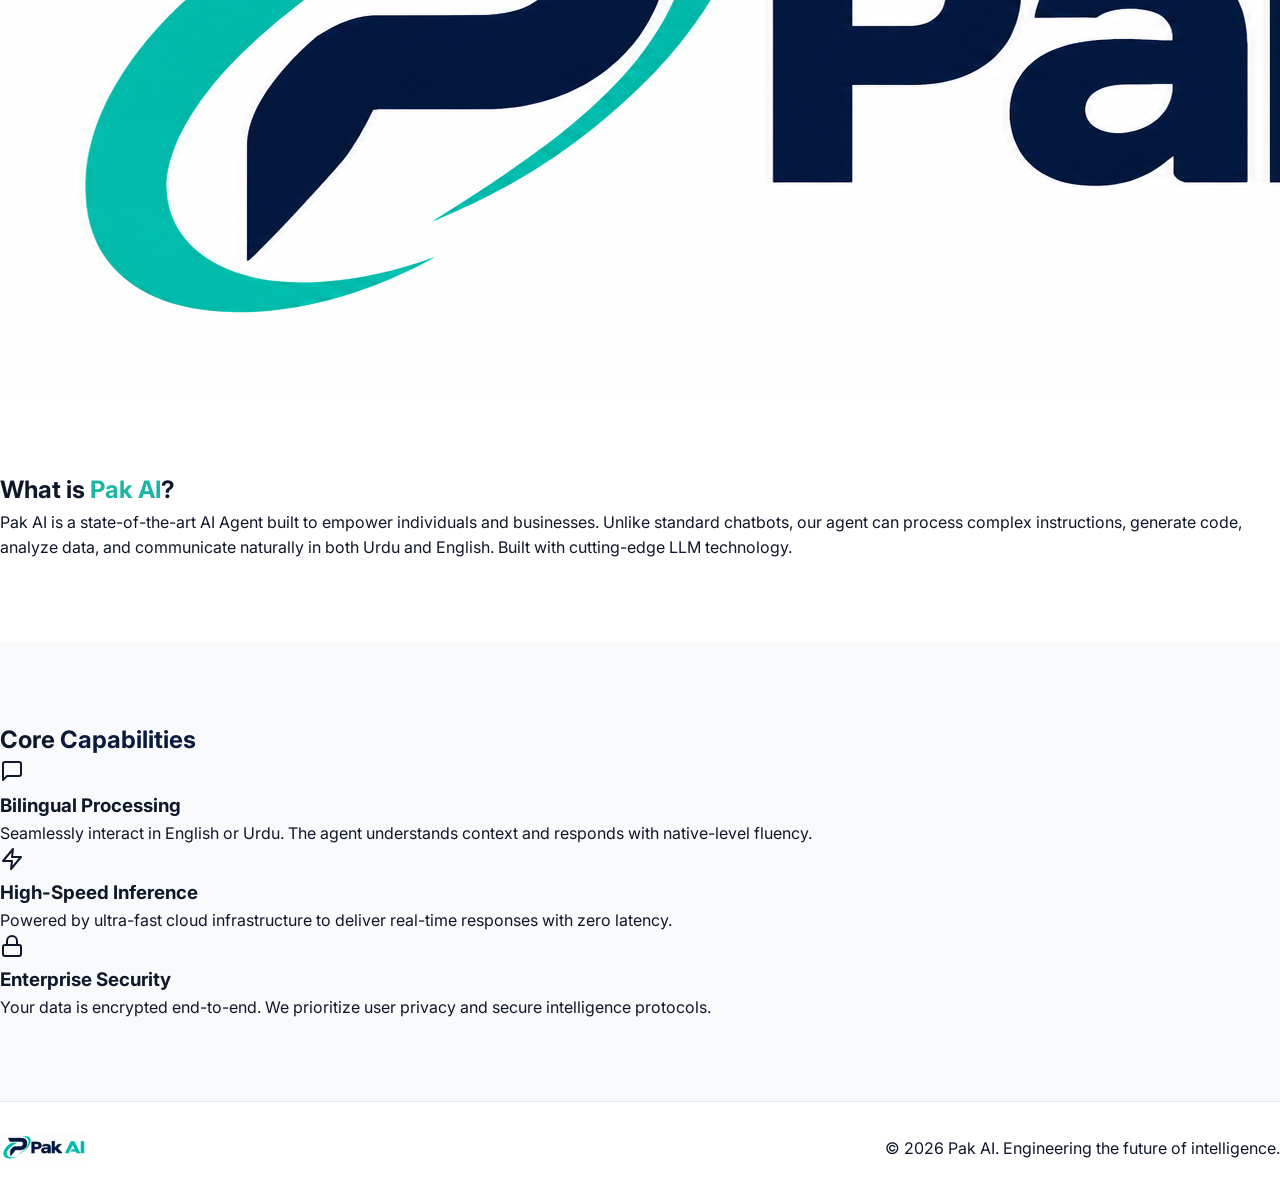
<file: Index.html>
<!DOCTYPE html>
<html lang="en">
<head>
    <meta charset="UTF-8">
    <meta name="viewport" content="width=device-width, initial-scale=1.0">
    <title>Pak AI - Next-Gen Intelligent Agent</title>
    <link rel="stylesheet" href="style.css">
    <!-- Modern Tech Font: Inter & Space Grotesk -->
    <link href="https://fonts.googleapis.com/css2?family=Inter:wght@300;400;500;600&family=Space+Grotesk:wght@500;700&display=swap" rel="stylesheet">
</head>
<body>

    <!-- Navigation Bar -->
    <header class="navbar" id="navbar">
        <div class="logo-container">
            <!-- Yahan apni logo.png file ka naam daalein -->
            <img src="logo.png" alt="Pak AI Logo" class="logo-img">
        </div>
        <nav class="nav-links">
            <a href="#home">Overview</a>
            <a href="#about">About Agent</a>
            <a href="#features">Capabilities</a>
            <a href="chat.html" class="btn-nav">Launch Agent</a>
        </nav>
    </header>

    <!-- Hero Section -->
    <section id="home" class="hero">
        <div class="hero-content">
            <div class="badge">Next-Generation AI Agent</div>
            <h1>Pakistan's Most Advanced <br> <span class="gradient-text">AI Agent</span></h1>
            <p>Experience the power of intelligent automation. Pak AI is designed to understand, assist, and execute complex tasks seamlessly in Urdu and English.</p>
            <div class="hero-buttons">
                <a href="chat.html" class="btn-primary">Start Session</a>
                <a href="#about" class="btn-secondary">Documentation</a>
            </div>
        </div>
        <div class="hero-visual">
            <div class="abstract-shape"></div>
            <div class="glass-card main-card">
                <div class="card-header">
                    <div class="dot red"></div>
                    <div class="dot yellow"></div>
                    <div class="dot green"></div>
                </div>
                <div class="card-body">
                    <div class="skeleton-line" style="width: 80%;"></div>
                    <div class="skeleton-line" style="width: 60%;"></div>
                    <div class="skeleton-line" style="width: 90%;"></div>
                    <div class="typing-indicator">
                        <span></span><span></span><span></span>
                    </div>
                </div>
            </div>
        </div>
    </section>

    <!-- About Section -->
    <section id="about" class="about">
        <div class="section-container">
            <h2 class="section-title">What is <span class="text-teal">Pak AI</span>?</h2>
            <p class="section-desc">Pak AI is a state-of-the-art AI Agent built to empower individuals and businesses. Unlike standard chatbots, our agent can process complex instructions, generate code, analyze data, and communicate naturally in both Urdu and English. Built with cutting-edge LLM technology.</p>
        </div>
    </section>

    <!-- Features Section -->
    <section id="features" class="features">
        <h2 class="section-title">Core <span class="text-navy">Capabilities</span></h2>
        <div class="features-grid">
            
            <!-- Feature 1 -->
            <div class="feature-card">
                <div class="icon-wrapper">
                    <svg width="24" height="24" viewBox="0 0 24 24" fill="none" stroke="currentColor" stroke-width="2" stroke-linecap="round" stroke-linejoin="round"><path d="M21 15a2 2 0 0 1-2 2H7l-4 4V5a2 2 0 0 1 2-2h14a2 2 0 0 1 2 2z"></path></svg>
                </div>
                <h3>Bilingual Processing</h3>
                <p>Seamlessly interact in English or Urdu. The agent understands context and responds with native-level fluency.</p>
            </div>

            <!-- Feature 2 -->
            <div class="feature-card">
                <div class="icon-wrapper">
                    <svg width="24" height="24" viewBox="0 0 24 24" fill="none" stroke="currentColor" stroke-width="2" stroke-linecap="round" stroke-linejoin="round"><polygon points="13 2 3 14 12 14 11 22 21 10 12 10 13 2"></polygon></svg>
                </div>
                <h3>High-Speed Inference</h3>
                <p>Powered by ultra-fast cloud infrastructure to deliver real-time responses with zero latency.</p>
            </div>

            <!-- Feature 3 -->
            <div class="feature-card">
                <div class="icon-wrapper">
                    <svg width="24" height="24" viewBox="0 0 24 24" fill="none" stroke="currentColor" stroke-width="2" stroke-linecap="round" stroke-linejoin="round"><rect x="3" y="11" width="18" height="11" rx="2" ry="2"></rect><path d="M7 11V7a5 5 0 0 1 10 0v4"></path></svg>
                </div>
                <h3>Enterprise Security</h3>
                <p>Your data is encrypted end-to-end. We prioritize user privacy and secure intelligence protocols.</p>
            </div>

        </div>
    </section>

    <!-- Footer -->
    <footer>
        <div class="footer-content">
            <img src="logo.png" alt="Pak AI Logo" class="footer-logo">
            <p>&copy; 2026 Pak AI. Engineering the future of intelligence.</p>
        </div>
    </footer>

    <script src="script.js"></script>
</body>
</html>
</file>
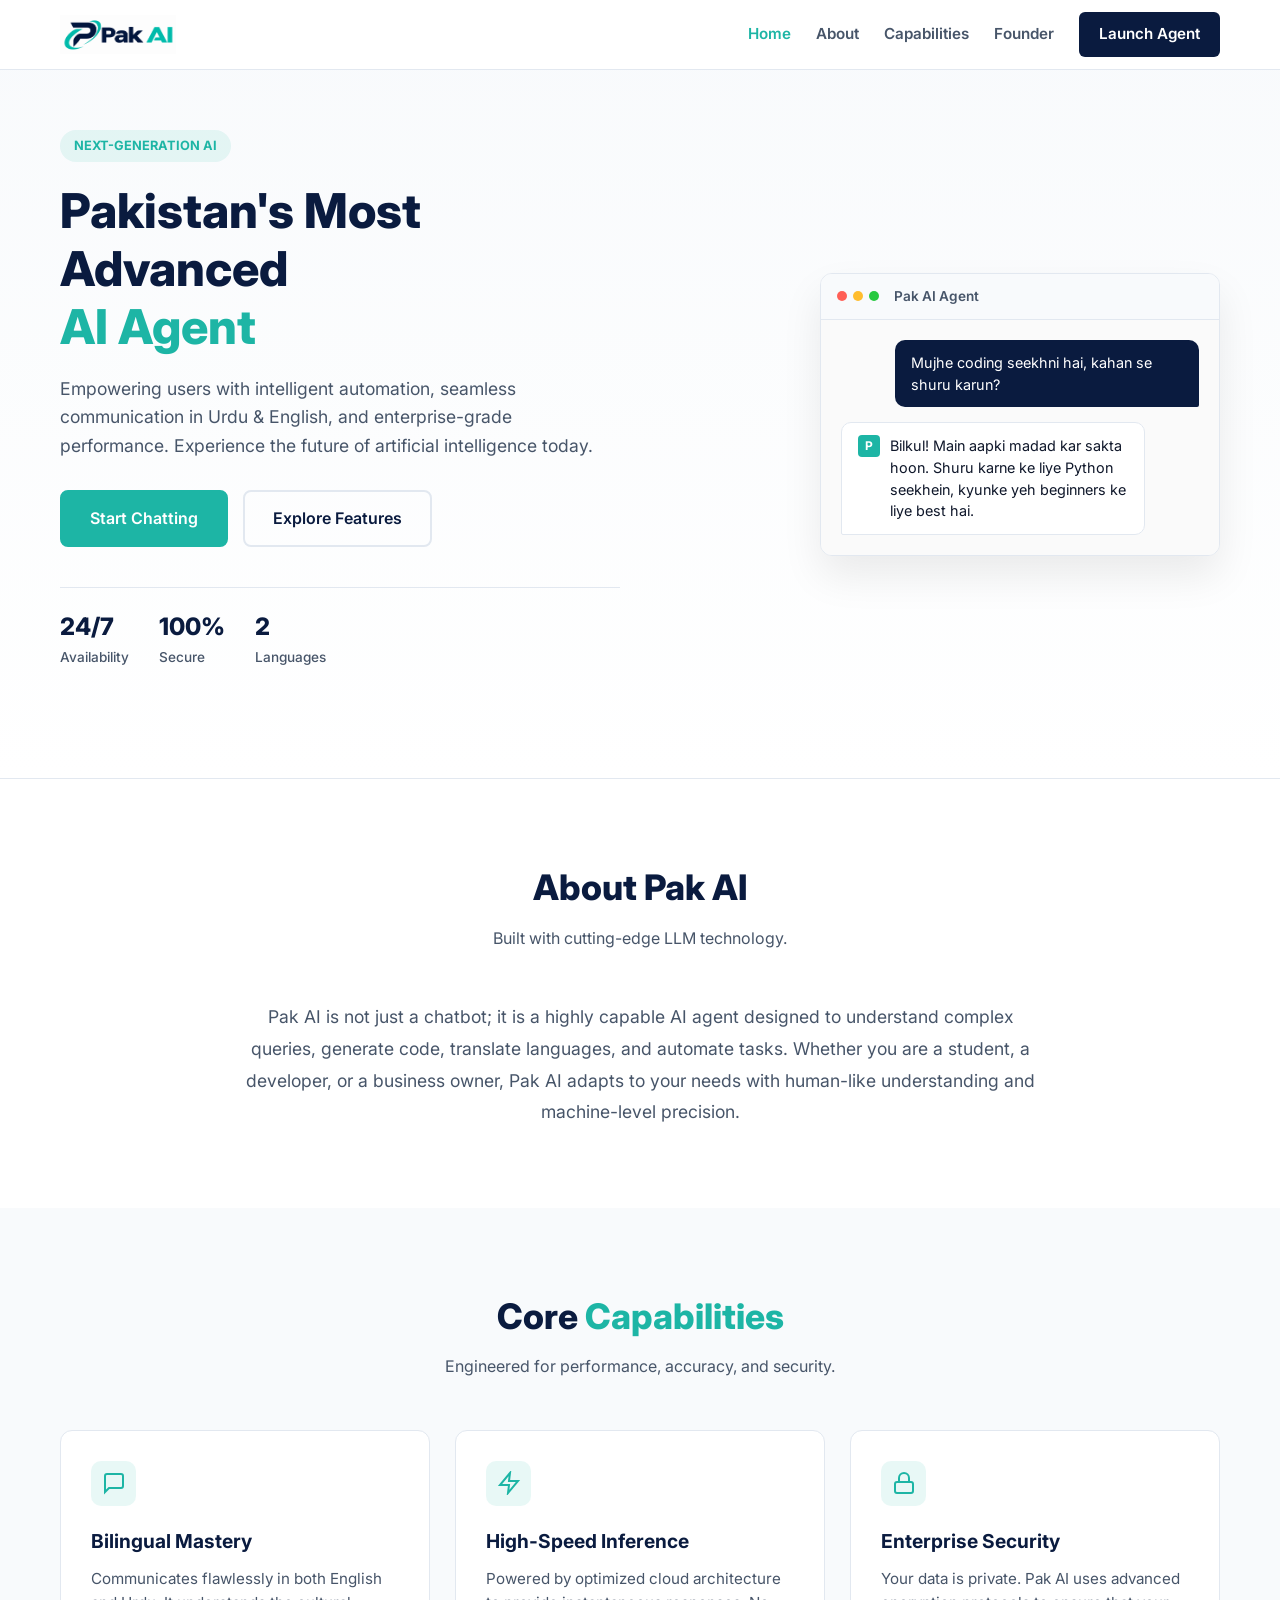
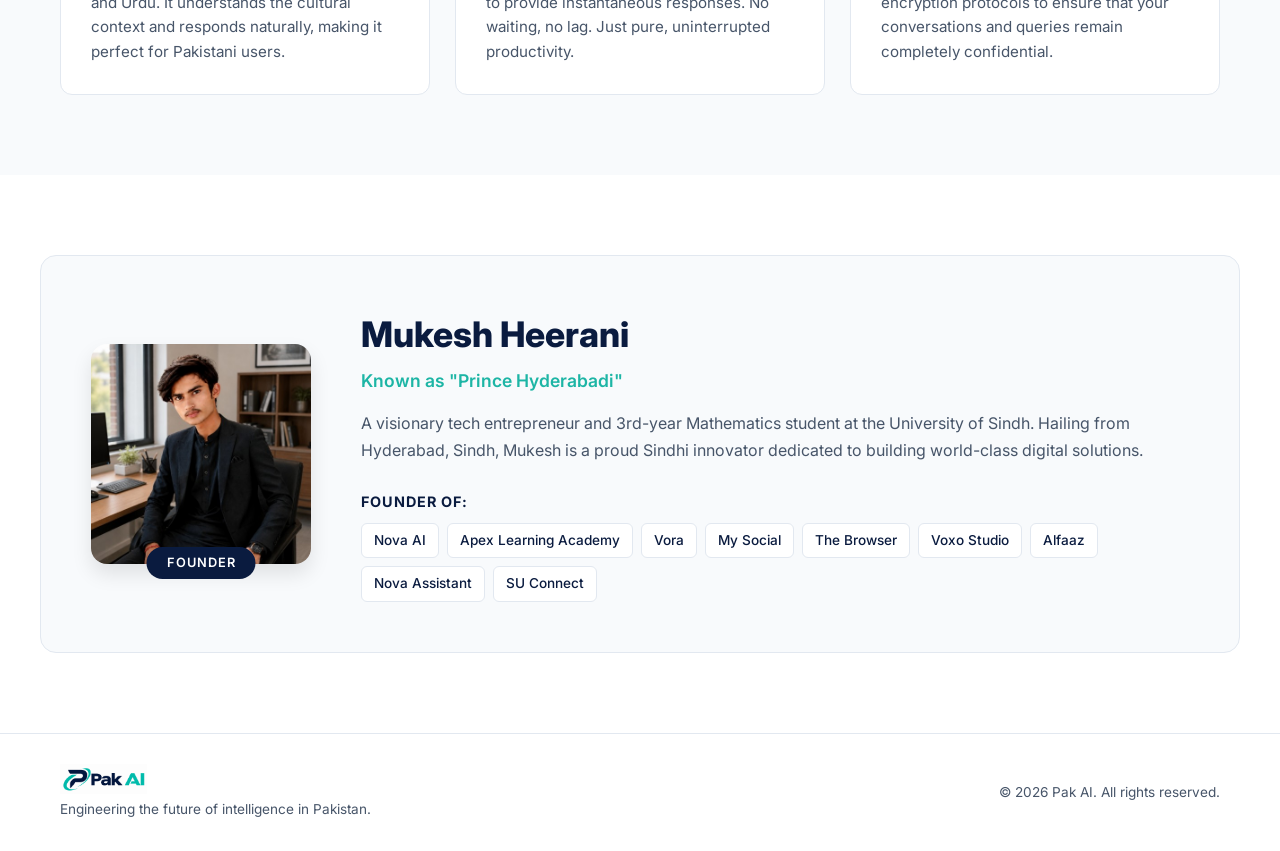
<file: index.html>
<!DOCTYPE html>
<html lang="en">
<head>
    <meta charset="UTF-8">
    <meta name="viewport" content="width=device-width, initial-scale=1.0, maximum-scale=1.0, user-scalable=no">
    <title>Pak AI - Advanced Artificial Intelligence Agent</title>
    
    <link rel="stylesheet" href="style.css">
    
    <link rel="preconnect" href="https://fonts.googleapis.com">
    <link rel="preconnect" href="https://fonts.gstatic.com" crossorigin>
    <link href="https://fonts.googleapis.com/css2?family=Inter:wght@400;500;600;700;800&display=swap" rel="stylesheet">
</head>
<body>

    <!-- Navbar -->
    <header class="navbar">
        <div class="container nav-container">
            <a href="index.html" class="logo">
                <img src="logo.png" alt="Pak AI Logo">
            </a>
            
            <div class="hamburger" id="hamburger">
                <span></span><span></span><span></span>
            </div>

            <nav class="nav-links" id="nav-links">
                <a href="index.html" class="active">Home</a>
                <a href="#about">About</a>
                <a href="#features">Capabilities</a>
                <a href="#founder">Founder</a>
                <!-- Launch Agent now triggers the Popup -->
                <a href="#" class="btn-launch" onclick="openTermsModal(event)">Launch Agent</a>
            </nav>
        </div>
    </header>

    <!-- Hero Section -->
    <section id="home" class="hero">
        <div class="container hero-container">
            <div class="hero-text">
                <div class="badge">Next-Generation AI</div>
                <h1>Pakistan's Most Advanced <br><span class="text-teal">AI Agent</span></h1>
                <p>Empowering users with intelligent automation, seamless communication in Urdu & English, and enterprise-grade performance. Experience the future of artificial intelligence today.</p>
                
                <div class="hero-btns">
                    <!-- Start Chatting now triggers the Popup -->
                    <a href="#" class="btn-primary" onclick="openTermsModal(event)">Start Chatting</a>
                    <a href="#features" class="btn-secondary">Explore Features</a>
                </div>
                
                <div class="trust-stats">
                    <div class="stat"><h3>24/7</h3><p>Availability</p></div>
                    <div class="stat"><h3>100%</h3><p>Secure</p></div>
                    <div class="stat"><h3>2</h3><p>Languages</p></div>
                </div>
            </div>
            
            <div class="hero-visual">
                <div class="chat-mockup">
                    <div class="mockup-header">
                        <div class="dots"><span></span><span></span><span></span></div>
                        <div class="title">Pak AI Agent</div>
                    </div>
                    <div class="mockup-body">
                        <div class="msg user-msg">Mujhe coding seekhni hai, kahan se shuru karun?</div>
                        <div class="msg ai-msg">
                            <span class="ai-icon">P</span>
                            <p>Bilkul! Main aapki madad kar sakta hoon. Shuru karne ke liye Python seekhein, kyunke yeh beginners ke liye best hai.</p>
                        </div>
                    </div>
                </div>
            </div>
        </div>
    </section>

    <!-- About Section -->
    <section id="about" class="about">
        <div class="container">
            <div class="section-header">
                <h2>About <span class="text-navy">Pak AI</span></h2>
                <p>Built with cutting-edge LLM technology.</p>
            </div>
            <div class="about-content">
                <p>Pak AI is not just a chatbot; it is a highly capable AI agent designed to understand complex queries, generate code, translate languages, and automate tasks. Whether you are a student, a developer, or a business owner, Pak AI adapts to your needs with human-like understanding and machine-level precision.</p>
            </div>
        </div>
    </section>

    <!-- Features Section -->
    <section id="features" class="features">
        <div class="container">
            <div class="section-header">
                <h2>Core <span class="text-teal">Capabilities</span></h2>
                <p>Engineered for performance, accuracy, and security.</p>
            </div>
            <div class="grid-3">
                <div class="card">
                    <div class="icon-box">
                        <svg width="24" height="24" viewBox="0 0 24 24" fill="none" stroke="currentColor" stroke-width="2"><path d="M21 15a2 2 0 0 1-2 2H7l-4 4V5a2 2 0 0 1 2-2h14a2 2 0 0 1 2 2z"></path></svg>
                    </div>
                    <h3>Bilingual Mastery</h3>
                    <p>Communicates flawlessly in both English and Urdu. It understands the cultural context and responds naturally, making it perfect for Pakistani users.</p>
                </div>
                <div class="card">
                    <div class="icon-box">
                        <svg width="24" height="24" viewBox="0 0 24 24" fill="none" stroke="currentColor" stroke-width="2"><polygon points="13 2 3 14 12 14 11 22 21 10 12 10 13 2"></polygon></svg>
                    </div>
                    <h3>High-Speed Inference</h3>
                    <p>Powered by optimized cloud architecture to provide instantaneous responses. No waiting, no lag. Just pure, uninterrupted productivity.</p>
                </div>
                <div class="card">
                    <div class="icon-box">
                        <svg width="24" height="24" viewBox="0 0 24 24" fill="none" stroke="currentColor" stroke-width="2"><rect x="3" y="11" width="18" height="11" rx="2" ry="2"></rect><path d="M7 11V7a5 5 0 0 1 10 0v4"></path></svg>
                    </div>
                    <h3>Enterprise Security</h3>
                    <p>Your data is private. Pak AI uses advanced encryption protocols to ensure that your conversations and queries remain completely confidential.</p>
                </div>
            </div>
        </div>
    </section>

    <!-- Founder Section -->
    <section id="founder" class="founder-section">
        <div class="container founder-container">
            <div class="founder-image-wrapper">
                <img src="founder.png" alt="Mukesh Heerani" class="founder-img">
                <div class="founder-badge">Founder</div>
            </div>
            <div class="founder-info">
                <h2>Mukesh Heerani</h2>
                <h4 class="alias">Known as "Prince Hyderabadi"</h4>
                <p class="bio">
                    A visionary tech entrepreneur and 3rd-year Mathematics student at the University of Sindh. Hailing from Hyderabad, Sindh, Mukesh is a proud Sindhi innovator dedicated to building world-class digital solutions.
                </p>
                <div class="ventures">
                    <h5>Founder Of:</h5>
                    <div class="venture-tags">
                        <span>Nova AI</span>
                        <span>Apex Learning Academy</span>
                        <span>Vora</span>
                        <span>My Social</span>
                        <span>The Browser</span>
                        <span>Voxo Studio</span>
                        <span>Alfaaz</span>
                        <span>Nova Assistant</span>
                        <span>SU Connect</span>
                    </div>
                </div>
            </div>
        </div>
    </section>

    <!-- Footer -->
    <footer>
        <div class="container footer-content">
            <div class="footer-left">
                <img src="logo.png" alt="Pak AI" class="footer-logo">
                <p>Engineering the future of intelligence in Pakistan.</p>
            </div>
            <div class="footer-right">
                <p>&copy; 2026 Pak AI. All rights reserved.</p>
            </div>
        </div>
    </footer>

    <!-- FINAL PREMIUM MODAL POPUP -->
<div id="termsModal" class="modal-overlay">
    <div class="modal-content">
        <div class="modal-header">
            <!-- AI Chip Icon -->
            <div class="ai-badge-icon">
                <svg width="28" height="28" viewBox="0 0 24 24" fill="none" stroke="currentColor" stroke-width="2" stroke-linecap="round" stroke-linejoin="round">
                    <rect x="4" y="4" width="16" height="16" rx="2" ry="2"></rect>
                    <rect x="9" y="9" width="6" height="6"></rect>
                    <path d="M9 1v3"></path>
                    <path d="M15 1v3"></path>
                    <path d="M9 20v3"></path>
                    <path d="M15 20v3"></path>
                    <path d="M20 9h3"></path>
                    <path d="M20 14h3"></path>
                    <path d="M1 9h3"></path>
                    <path d="M1 14h3"></path>
                </svg>
            </div>
            <h2>System Access & Privacy</h2>
            <p>Please authorize the Pak AI Agent to begin.</p>
        </div>
        
        <div class="modal-body">
            <div class="modal-scroll-box">
                <div class="policy-item">
                    <h3>1. AI Limitations</h3>
                    <p>Pak AI is an advanced language model. While highly capable, it may occasionally generate inaccurate information. Do not use for critical medical or legal decisions.</p>
                </div>
                <div class="policy-item">
                    <h3>2. Data Privacy</h3>
                    <p>Your prompts are processed securely. We do not sell your personal chat history. Read our full <a href="privacy.html" target="_blank">Privacy Policy</a>.</p>
                </div>
                <div class="policy-item">
                    <h3>3. Acceptable Use</h3>
                    <p>You agree not to use Pak AI for generating harmful or illegal content. Read our full <a href="terms.html" target="_blank">Terms of Service</a>.</p>
                </div>
            </div>
            
            <!-- Custom Checkbox -->
            <label class="custom-checkbox-container">
                <input type="checkbox" id="agreeCheck" onchange="toggleAcceptBtn()">
                <span class="checkmark"></span>
                <span class="checkbox-text">I agree to the <a href="privacy.html" target="_blank">Privacy Policy</a> and <a href="terms.html" target="_blank">Terms of Service</a>.</span>
            </label>
        </div>
        
        <div class="modal-footer">
            <button class="btn-cancel" onclick="closeTermsModal()">Cancel</button>
            <button id="acceptBtn" class="btn-accept" disabled onclick="acceptAndProceed()">
                Accept & Launch <svg width="18" height="18" viewBox="0 0 24 24" fill="none" stroke="currentColor" stroke-width="2" style="margin-left:8px;"><path d="M5 12h14M12 5l7 7-7 7"/></svg>
            </button>
        </div>
    </div>
    </div>
    
    <script src="script.js"></script>
</body>
</html>
</file>
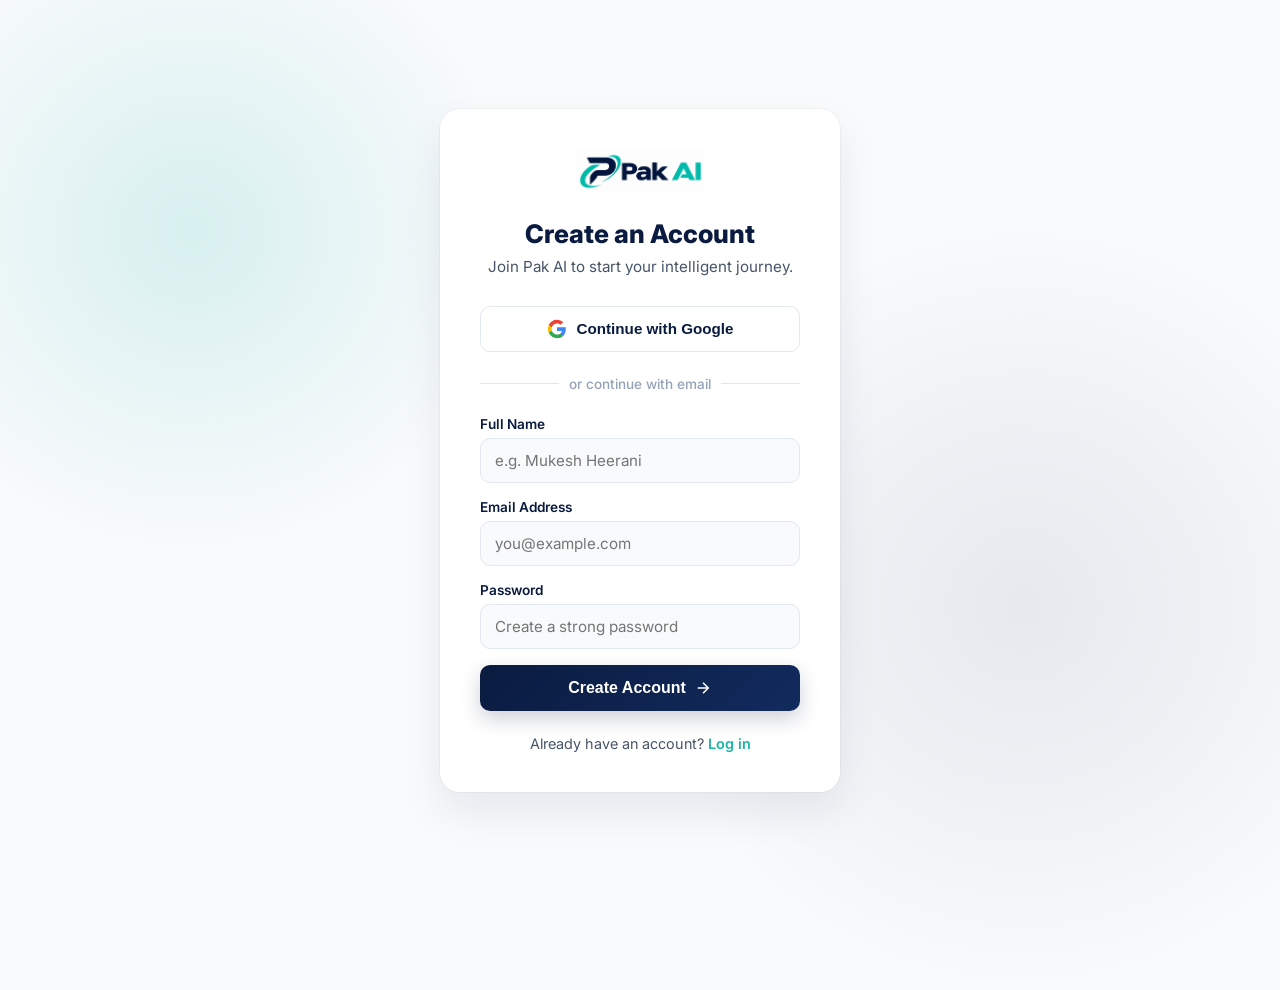
<file: login.html>
<!DOCTYPE html>
<html lang="en">
<head>
    <meta charset="UTF-8">
    <meta name="viewport" content="width=device-width, initial-scale=1.0, maximum-scale=1.0, user-scalable=no">
    <title>Sign In - Pak AI</title>
    
    <link rel="preconnect" href="https://fonts.googleapis.com">
    <link rel="preconnect" href="https://fonts.gstatic.com" crossorigin>
    <link href="https://fonts.googleapis.com/css2?family=Inter:wght@400;500;600;700;800&display=swap" rel="stylesheet">
    
    <style>
        /* --- Base Reset --- */
        * { margin: 0; padding: 0; box-sizing: border-box; }
        :root {
            --navy: #0A1B3F; --teal: #1DB5A5; --bg-white: #FFFFFF;
            --bg-light: #F8FAFC; --text-dark: #0F172A; --text-gray: #475569; --border-color: #E2E8F0;
        }
        body {
            font-family: 'Inter', sans-serif;
            background-color: var(--bg-light);
            color: var(--text-dark);
            height: 100vh;
            display: flex;
            align-items: center;
            justify-content: center;
            overflow: hidden;
            position: relative;
        }

        /* Background Glow Effect */
        .bg-glow-1 {
            position: absolute; top: -10%; left: -10%; width: 50vw; height: 50vw;
            background: radial-gradient(circle, rgba(29,181,165,0.15) 0%, rgba(255,255,255,0) 70%);
            border-radius: 50%; z-index: -1;
        }
        .bg-glow-2 {
            position: absolute; bottom: -10%; right: -10%; width: 60vw; height: 60vw;
            background: radial-gradient(circle, rgba(10,27,63,0.08) 0%, rgba(255,255,255,0) 70%);
            border-radius: 50%; z-index: -1;
        }

        /* Auth Card Container */
        .auth-container {
            width: 100%;
            max-width: 440px;
            padding: 20px;
            z-index: 10;
        }

        .auth-card {
            background: #ffffff;
            border-radius: 20px;
            box-shadow: 0 20px 40px rgba(10, 27, 63, 0.08), 0 0 0 1px rgba(0,0,0,0.03);
            padding: 40px;
            text-align: center;
            animation: slideUp 0.5s ease;
        }

        @keyframes slideUp {
            from { opacity: 0; transform: translateY(20px); }
            to { opacity: 1; transform: translateY(0); }
        }

        /* Logo & Headers */
        .auth-logo { margin-bottom: 24px; display: flex; justify-content: center; }
        .auth-logo img { height: 45px; object-fit: contain; }
        
        .auth-card h2 { font-size: 1.6rem; font-weight: 800; color: var(--navy); margin-bottom: 8px; }
        .auth-card p { font-size: 0.95rem; color: var(--text-gray); margin-bottom: 30px; }

        /* Social Buttons */
        .btn-social {
            display: flex; align-items: center; justify-content: center; gap: 10px;
            width: 100%; padding: 12px; background: white; border: 1px solid var(--border-color);
            border-radius: 10px; font-size: 0.95rem; font-weight: 600; color: var(--navy);
            cursor: pointer; transition: 0.2s; margin-bottom: 12px;
        }
        .btn-social:hover { background: var(--bg-light); border-color: #CBD5E1; }

        /* Divider */
        .divider {
            display: flex; align-items: center; text-align: center; margin: 24px 0;
        }
        .divider::before, .divider::after {
            content: ''; flex: 1; border-bottom: 1px solid var(--border-color);
        }
        .divider span {
            padding: 0 10px; color: #94A3B8; font-size: 0.85rem; font-weight: 500;
        }

        /* Form Inputs */
        .input-group { text-align: left; margin-bottom: 16px; }
        .input-group label {
            display: block; font-size: 0.85rem; font-weight: 600; color: var(--navy); margin-bottom: 6px;
        }
        .input-group input {
            width: 100%; padding: 12px 14px; border-radius: 10px; border: 1px solid var(--border-color);
            font-family: 'Inter', sans-serif; font-size: 0.95rem; color: var(--text-dark);
            transition: all 0.2s; background: var(--bg-light); outline: none;
        }
        .input-group input:focus {
            border-color: var(--teal); background: white;
            box-shadow: 0 0 0 4px rgba(29, 181, 165, 0.15);
        }

        /* Submit Button */
        .btn-submit {
            width: 100%; padding: 14px; border-radius: 10px; border: none;
            background: linear-gradient(135deg, var(--navy), #122b5e); color: white;
            font-size: 1rem; font-weight: 700; cursor: pointer; transition: 0.3s;
            margin-top: 10px; display: flex; align-items: center; justify-content: center; gap: 8px;
            box-shadow: 0 8px 20px rgba(10, 27, 63, 0.2);
        }
        .btn-submit:hover {
            background: linear-gradient(135deg, #061129, var(--navy));
            transform: translateY(-2px); box-shadow: 0 10px 25px rgba(10, 27, 63, 0.3);
        }

        /* Footer Links */
        .auth-footer { margin-top: 24px; font-size: 0.9rem; color: var(--text-gray); }
        .auth-footer a { color: var(--teal); font-weight: 600; text-decoration: none; }
        .auth-footer a:hover { text-decoration: underline; }
    </style>
</head>
<body>

    <!-- Background Glows -->
    <div class="bg-glow-1"></div>
    <div class="bg-glow-2"></div>

    <div class="auth-container">
        <div class="auth-card">
            
            <div class="auth-logo">
                <img src="logo.png" alt="Pak AI">
            </div>
            
            <h2>Create an Account</h2>
            <p>Join Pak AI to start your intelligent journey.</p>

            <!-- Social Login -->
            <button class="btn-social">
                <svg width="20" height="20" viewBox="0 0 24 24"><path fill="#4285F4" d="M22.56 12.25c0-.78-.07-1.53-.2-2.25H12v4.26h5.92c-.26 1.37-1.04 2.53-2.21 3.31v2.77h3.57c2.08-1.92 3.28-4.74 3.28-8.09z"/><path fill="#34A853" d="M12 23c2.97 0 5.46-.98 7.28-2.66l-3.57-2.77c-.98.66-2.23 1.06-3.71 1.06-2.86 0-5.29-1.93-6.16-4.53H2.18v2.84C3.99 20.53 7.7 23 12 23z"/><path fill="#FBBC05" d="M5.84 14.09c-.22-.66-.35-1.36-.35-2.09s.13-1.43.35-2.09V7.07H2.18C1.43 8.55 1 10.22 1 12s.43 3.45 1.18 4.93l2.85-2.22.81-.62z"/><path fill="#EA4335" d="M12 5.38c1.62 0 3.06.56 4.21 1.64l3.15-3.15C17.45 2.09 14.97 1 12 1 7.7 1 3.99 3.47 2.18 7.07l3.66 2.84c.87-2.6 3.3-4.53 6.16-4.53z"/></svg>
                Continue with Google
            </button>

            <div class="divider">
                <span>or continue with email</span>
            </div>

            <!-- Form -->
            <form onsubmit="event.preventDefault(); window.location.href='chat.html';">
                <div class="input-group">
                    <label>Full Name</label>
                    <input type="text" placeholder="e.g. Mukesh Heerani" required>
                </div>
                
                <div class="input-group">
                    <label>Email Address</label>
                    <input type="email" placeholder="you@example.com" required>
                </div>
                
                <div class="input-group">
                    <label>Password</label>
                    <input type="password" placeholder="Create a strong password" required>
                </div>

                <button type="submit" class="btn-submit">
                    Create Account
                    <svg width="18" height="18" viewBox="0 0 24 24" fill="none" stroke="currentColor" stroke-width="2"><path d="M5 12h14M12 5l7 7-7 7"/></svg>
                </button>
            </form>

            <div class="auth-footer">
                Already have an account? <a href="#">Log in</a>
            </div>

        </div>
    </div>

</body>
  </html>
</file>
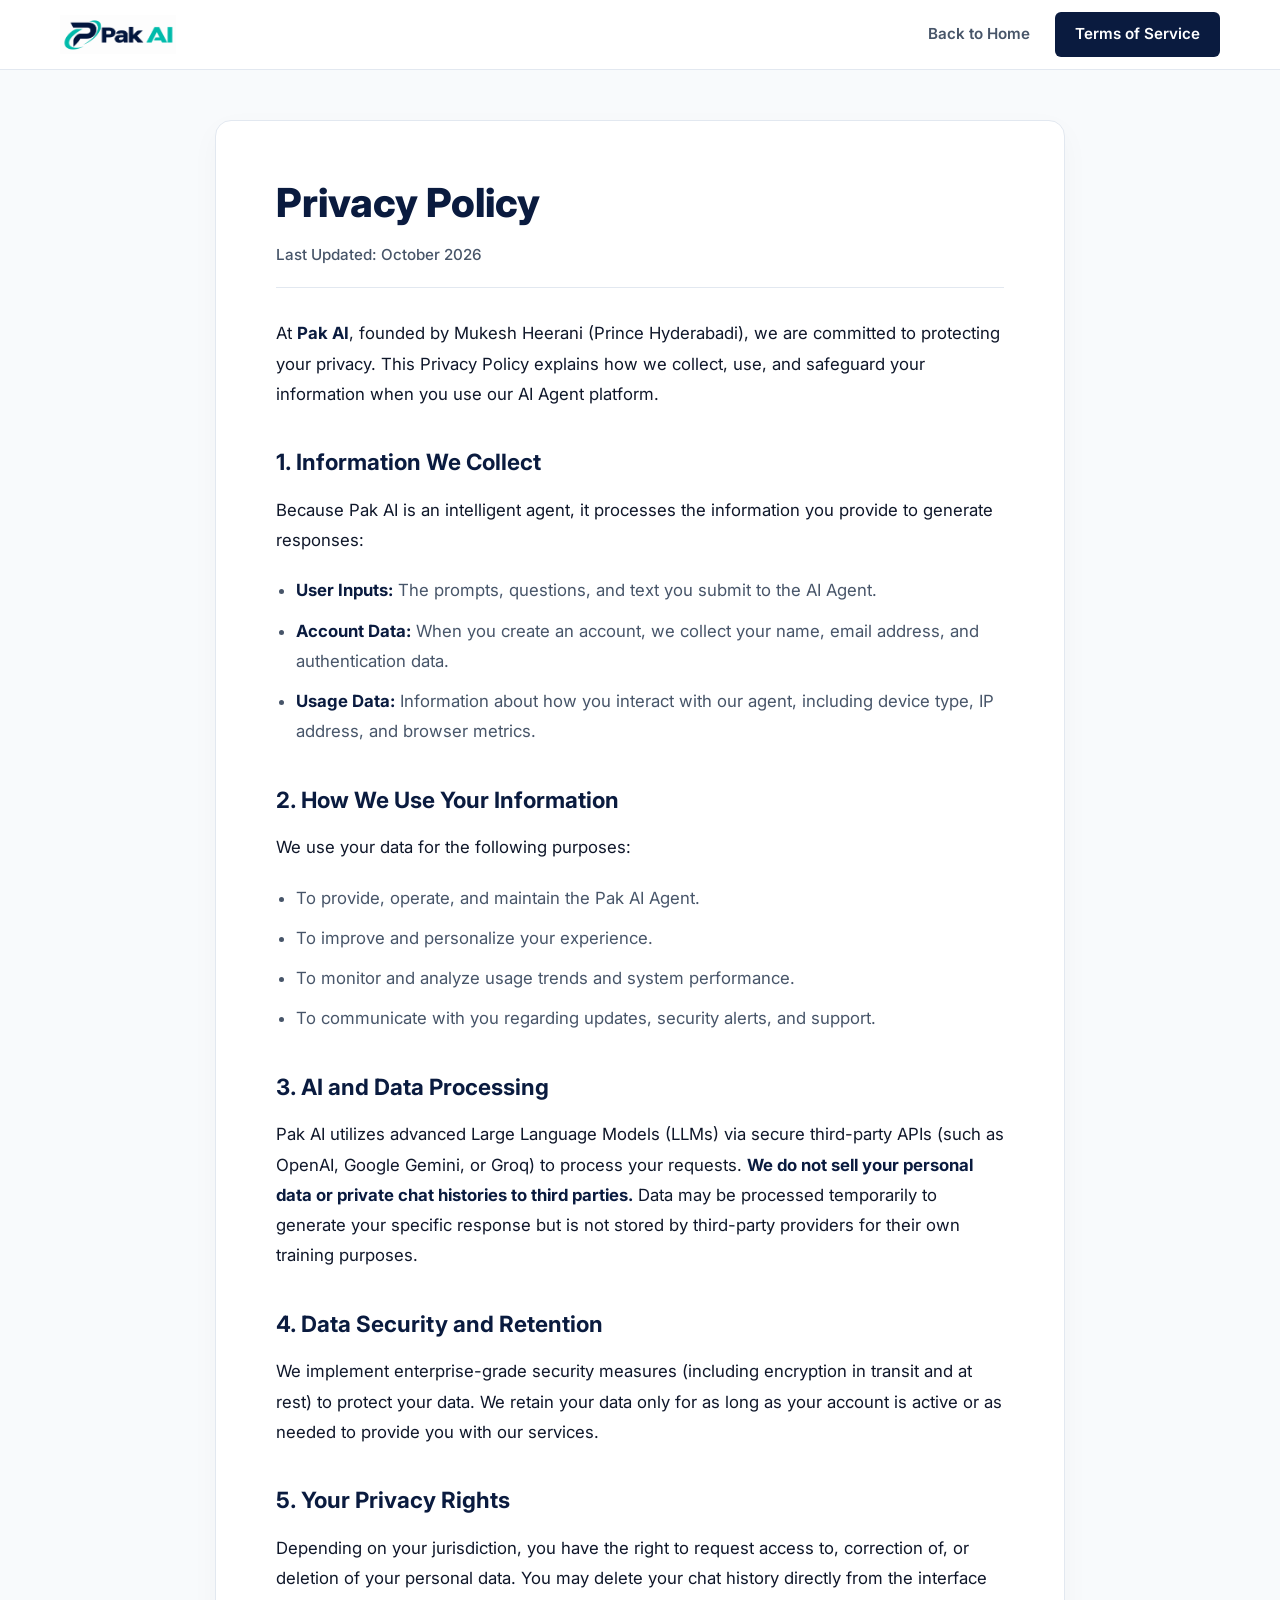
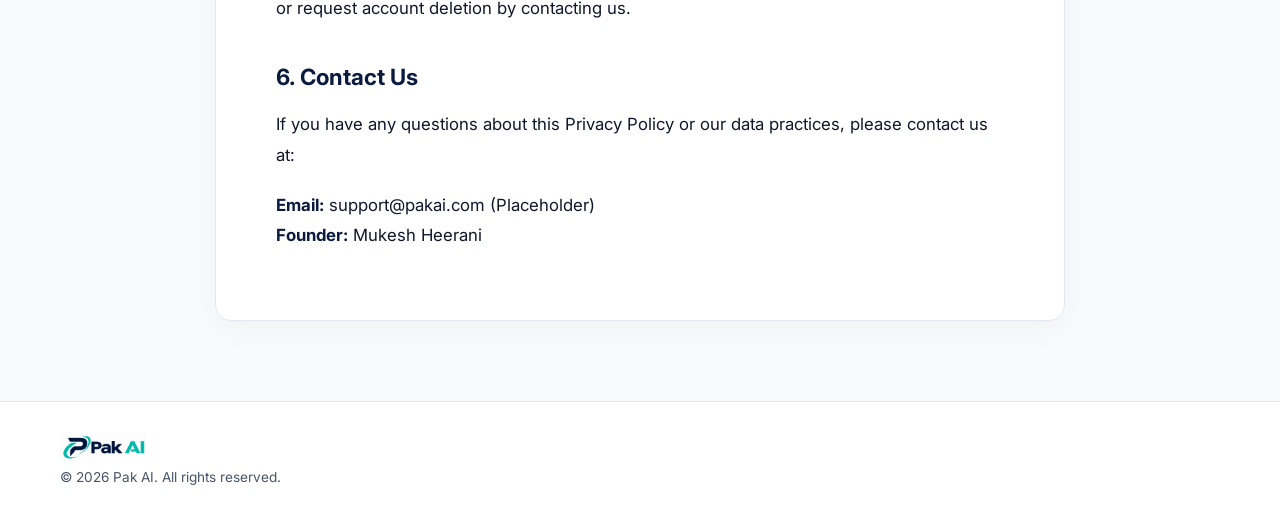
<file: privacy.html>
<!DOCTYPE html>
<html lang="en">
<head>
    <meta charset="UTF-8">
    <meta name="viewport" content="width=device-width, initial-scale=1.0">
    <title>Privacy Policy - Pak AI</title>
    <link rel="stylesheet" href="style.css">
    <link rel="stylesheet" href="legal.css">
    <link href="https://fonts.googleapis.com/css2?family=Inter:wght@400;500;600;700&display=swap" rel="stylesheet">
</head>
<body>

    <!-- Simple Navbar -->
    <header class="navbar">
        <div class="container nav-container">
            <a href="index.html" class="logo">
                <img src="logo.png" alt="Pak AI Logo">
            </a>
            <nav class="nav-links" style="display: flex;">
                <a href="index.html">Back to Home</a>
                <a href="terms.html" class="btn-launch">Terms of Service</a>
            </nav>
        </div>
    </header>

    <main class="legal-container">
        <div class="container">
            <div class="legal-header">
                <h1>Privacy Policy</h1>
                <p>Last Updated: October 2026</p>
            </div>

            <div class="legal-content">
                <p>At <strong>Pak AI</strong>, founded by Mukesh Heerani (Prince Hyderabadi), we are committed to protecting your privacy. This Privacy Policy explains how we collect, use, and safeguard your information when you use our AI Agent platform.</p>

                <h2>1. Information We Collect</h2>
                <p>Because Pak AI is an intelligent agent, it processes the information you provide to generate responses:</p>
                <ul>
                    <li><strong>User Inputs:</strong> The prompts, questions, and text you submit to the AI Agent.</li>
                    <li><strong>Account Data:</strong> When you create an account, we collect your name, email address, and authentication data.</li>
                    <li><strong>Usage Data:</strong> Information about how you interact with our agent, including device type, IP address, and browser metrics.</li>
                </ul>

                <h2>2. How We Use Your Information</h2>
                <p>We use your data for the following purposes:</p>
                <ul>
                    <li>To provide, operate, and maintain the Pak AI Agent.</li>
                    <li>To improve and personalize your experience.</li>
                    <li>To monitor and analyze usage trends and system performance.</li>
                    <li>To communicate with you regarding updates, security alerts, and support.</li>
                </ul>

                <h2>3. AI and Data Processing</h2>
                <p>Pak AI utilizes advanced Large Language Models (LLMs) via secure third-party APIs (such as OpenAI, Google Gemini, or Groq) to process your requests. <strong>We do not sell your personal data or private chat histories to third parties.</strong> Data may be processed temporarily to generate your specific response but is not stored by third-party providers for their own training purposes.</p>

                <h2>4. Data Security and Retention</h2>
                <p>We implement enterprise-grade security measures (including encryption in transit and at rest) to protect your data. We retain your data only for as long as your account is active or as needed to provide you with our services.</p>

                <h2>5. Your Privacy Rights</h2>
                <p>Depending on your jurisdiction, you have the right to request access to, correction of, or deletion of your personal data. You may delete your chat history directly from the interface or request account deletion by contacting us.</p>

                <h2>6. Contact Us</h2>
                <p>If you have any questions about this Privacy Policy or our data practices, please contact us at:</p>
                <p><strong>Email:</strong> support@pakai.com (Placeholder)<br>
                <strong>Founder:</strong> Mukesh Heerani</p>
            </div>
        </div>
    </main>

    <footer>
        <div class="container footer-content">
            <div class="footer-left">
                <img src="logo.png" alt="Pak AI" class="footer-logo">
                <p>&copy; 2026 Pak AI. All rights reserved.</p>
            </div>
        </div>
    </footer>
</body>
</html>
</file>
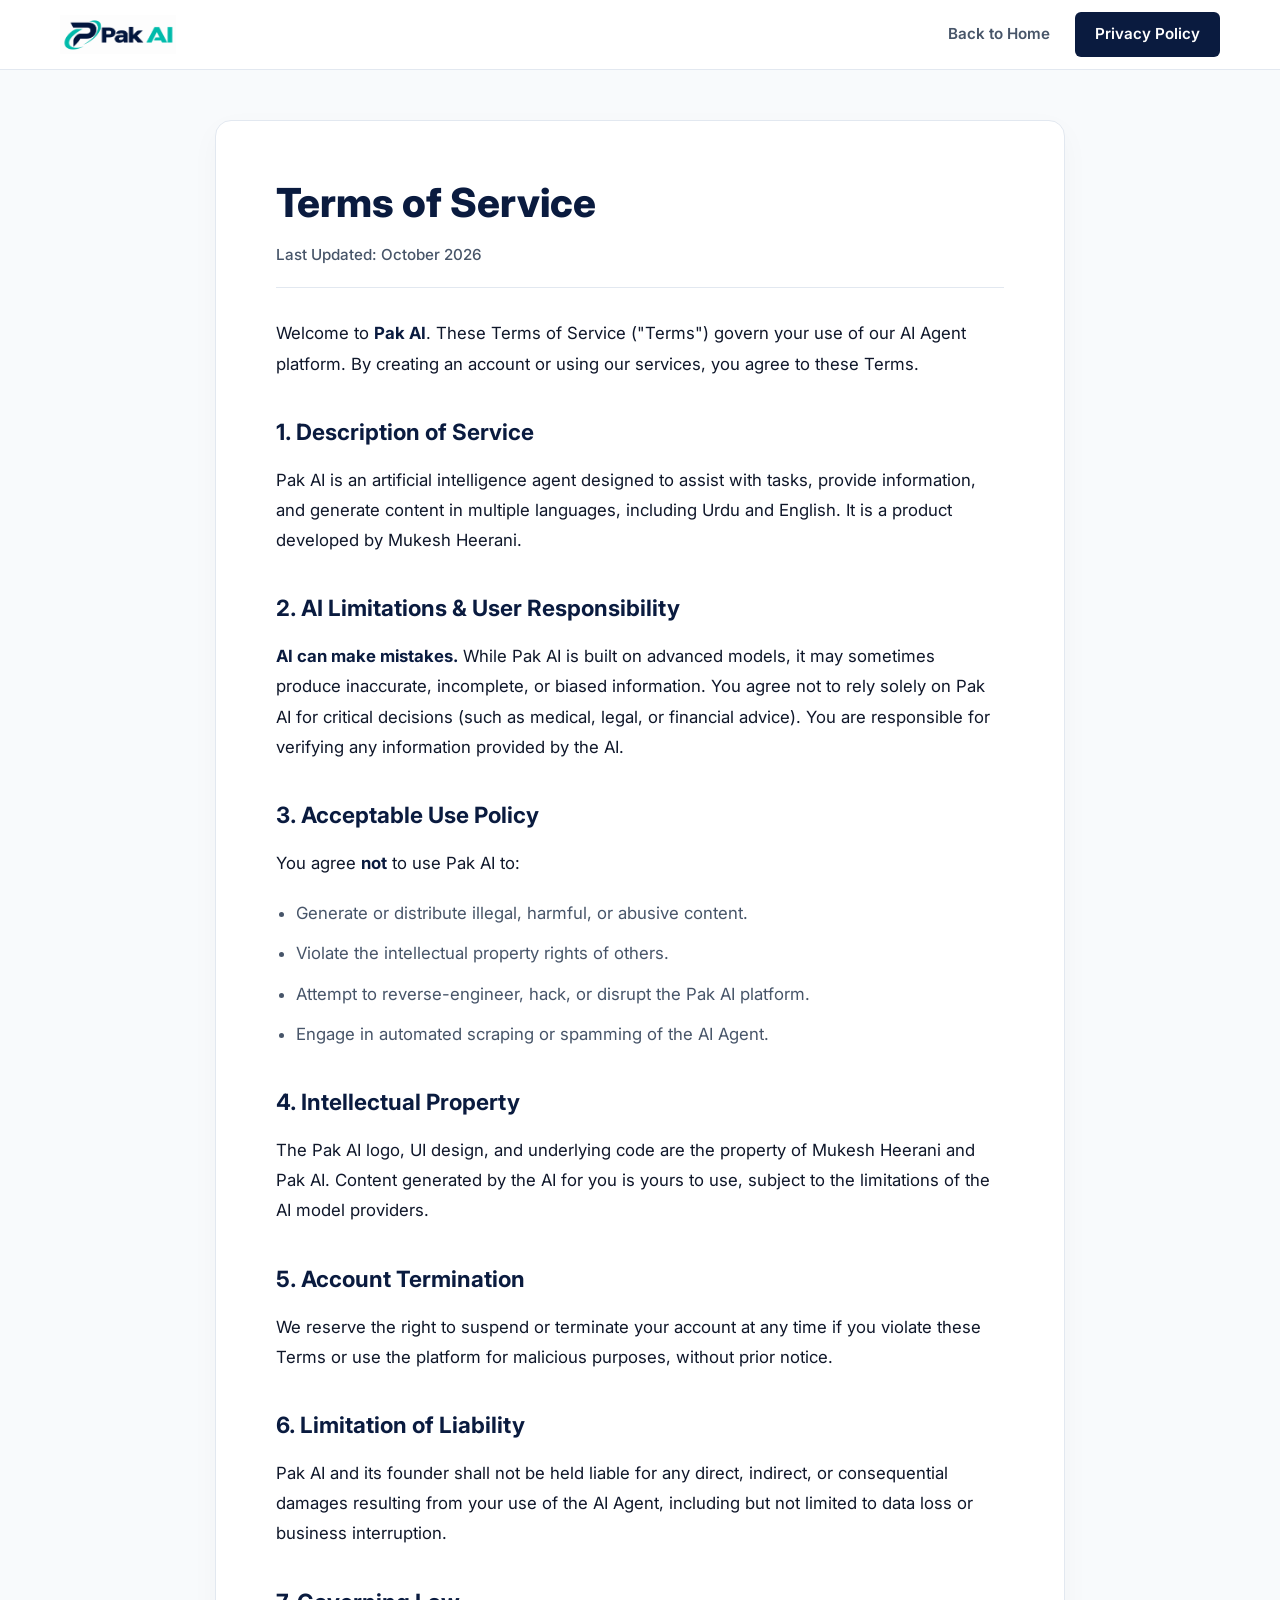
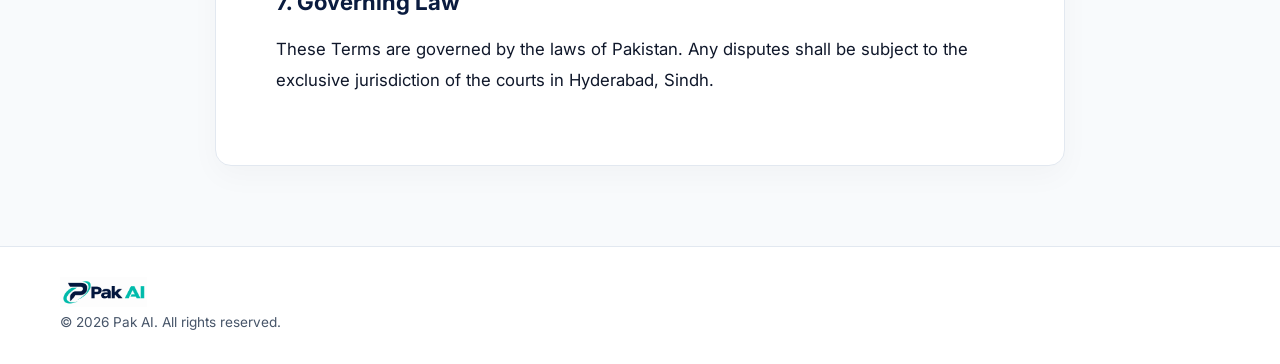
<file: terms.html>
<!DOCTYPE html>
<html lang="en">
<head>
    <meta charset="UTF-8">
    <meta name="viewport" content="width=device-width, initial-scale=1.0">
    <title>Terms of Service - Pak AI</title>
    <link rel="stylesheet" href="style.css">
    <link rel="stylesheet" href="legal.css">
    <link href="https://fonts.googleapis.com/css2?family=Inter:wght@400;500;600;700&display=swap" rel="stylesheet">
</head>
<body>

    <header class="navbar">
        <div class="container nav-container">
            <a href="index.html" class="logo">
                <img src="logo.png" alt="Pak AI Logo">
            </a>
            <nav class="nav-links" style="display: flex;">
                <a href="index.html">Back to Home</a>
                <a href="privacy.html" class="btn-launch">Privacy Policy</a>
            </nav>
        </div>
    </header>

    <main class="legal-container">
        <div class="container">
            <div class="legal-header">
                <h1>Terms of Service</h1>
                <p>Last Updated: October 2026</p>
            </div>

            <div class="legal-content">
                <p>Welcome to <strong>Pak AI</strong>. These Terms of Service ("Terms") govern your use of our AI Agent platform. By creating an account or using our services, you agree to these Terms.</p>

                <h2>1. Description of Service</h2>
                <p>Pak AI is an artificial intelligence agent designed to assist with tasks, provide information, and generate content in multiple languages, including Urdu and English. It is a product developed by Mukesh Heerani.</p>

                <h2>2. AI Limitations & User Responsibility</h2>
                <p><strong>AI can make mistakes.</strong> While Pak AI is built on advanced models, it may sometimes produce inaccurate, incomplete, or biased information. You agree not to rely solely on Pak AI for critical decisions (such as medical, legal, or financial advice). You are responsible for verifying any information provided by the AI.</p>

                <h2>3. Acceptable Use Policy</h2>
                <p>You agree <strong>not</strong> to use Pak AI to:</p>
                <ul>
                    <li>Generate or distribute illegal, harmful, or abusive content.</li>
                    <li>Violate the intellectual property rights of others.</li>
                    <li>Attempt to reverse-engineer, hack, or disrupt the Pak AI platform.</li>
                    <li>Engage in automated scraping or spamming of the AI Agent.</li>
                </ul>

                <h2>4. Intellectual Property</h2>
                <p>The Pak AI logo, UI design, and underlying code are the property of Mukesh Heerani and Pak AI. Content generated by the AI for you is yours to use, subject to the limitations of the AI model providers.</p>

                <h2>5. Account Termination</h2>
                <p>We reserve the right to suspend or terminate your account at any time if you violate these Terms or use the platform for malicious purposes, without prior notice.</p>

                <h2>6. Limitation of Liability</h2>
                <p>Pak AI and its founder shall not be held liable for any direct, indirect, or consequential damages resulting from your use of the AI Agent, including but not limited to data loss or business interruption.</p>

                <h2>7. Governing Law</h2>
                <p>These Terms are governed by the laws of Pakistan. Any disputes shall be subject to the exclusive jurisdiction of the courts in Hyderabad, Sindh.</p>
            </div>
        </div>
    </main>

    <footer>
        <div class="container footer-content">
            <div class="footer-left">
                <img src="logo.png" alt="Pak AI" class="footer-logo">
                <p>&copy; 2026 Pak AI. All rights reserved.</p>
            </div>
        </div>
    </footer>
</body>
</html>
</file>
<file: style.css>
/* =========================================
   PART 1: MAIN WEBSITE LAYOUT
   ========================================= */

/* --- Base Reset & Variables --- */
* {
    margin: 0;
    padding: 0;
    box-sizing: border-box;
}

:root {
    --navy: #0A1B3F;
    --teal: #1DB5A5;
    --bg-white: #FFFFFF;
    --bg-light: #F8FAFC;
    --text-dark: #0F172A;
    --text-gray: #475569;
    --border-color: #E2E8F0;
}

html { scroll-behavior: smooth; }

body {
    font-family: 'Inter', sans-serif;
    background-color: var(--bg-white);
    color: var(--text-dark);
    line-height: 1.6;
    overflow-x: hidden;
    -webkit-font-smoothing: antialiased;
}

.container {
    max-width: 1200px;
    margin: 0 auto;
    padding: 0 20px;
}

.text-teal { color: var(--teal); }
.text-navy { color: var(--navy); }

/* --- Navbar --- */
.navbar {
    position: fixed;
    top: 0;
    width: 100%;
    background: rgba(255, 255, 255, 0.98);
    z-index: 1000;
    border-bottom: 1px solid var(--border-color);
    height: 70px;
    display: flex;
    align-items: center;
}

.nav-container {
    width: 100%;
    display: flex;
    justify-content: space-between;
    align-items: center;
}

.logo img {
    height: 40px; 
    width: auto;
    max-width: 180px; 
    object-fit: contain;
    display: block;
}

.nav-links {
    display: flex;
    gap: 25px;
    align-items: center;
}

.nav-links a {
    text-decoration: none;
    color: var(--text-gray);
    font-weight: 600;
    font-size: 0.95rem;
    transition: color 0.2s;
}

.nav-links a:hover, .nav-links a.active { color: var(--teal); }

.btn-launch {
    background-color: var(--navy);
    color: white !important;
    padding: 10px 20px;
    border-radius: 6px;
    cursor: pointer;
}

/* --- Hamburger (Mobile Menu) --- */
.hamburger {
    display: none;
    cursor: pointer;
    flex-direction: column;
    gap: 5px;
    z-index: 1001;
}

.hamburger span {
    display: block;
    width: 25px;
    height: 3px;
    background-color: var(--navy);
    transition: 0.3s;
}

/* --- Hero Section --- */
.hero {
    padding: 130px 0 80px;
    background: linear-gradient(180deg, var(--bg-light) 0%, var(--bg-white) 100%);
}

.hero-container {
    display: flex;
    align-items: center;
    justify-content: space-between;
    gap: 40px;
}

.hero-text {
    flex: 1;
    max-width: 600px;
}

.badge {
    display: inline-block;
    padding: 6px 14px;
    background-color: rgba(29, 181, 165, 0.1);
    color: var(--teal);
    border-radius: 20px;
    font-size: 0.8rem;
    font-weight: 700;
    margin-bottom: 20px;
    text-transform: uppercase;
}

.hero-text h1 {
    font-size: 3rem;
    font-weight: 800;
    line-height: 1.2;
    color: var(--navy);
    margin-bottom: 20px;
}

.hero-text p {
    font-size: 1.1rem;
    color: var(--text-gray);
    margin-bottom: 30px;
}

.hero-btns {
    display: flex;
    gap: 15px;
    margin-bottom: 40px;
}

.btn-primary, .btn-secondary {
    padding: 14px 28px;
    border-radius: 8px;
    font-weight: 600;
    text-decoration: none;
    text-align: center;
    transition: 0.3s;
    cursor: pointer;
}

.btn-primary {
    background-color: var(--teal);
    color: white;
    border: 2px solid var(--teal);
}

.btn-primary:hover:not(:disabled) { background-color: #169e90; border-color: #169e90; }

.btn-secondary {
    background-color: transparent;
    color: var(--navy);
    border: 2px solid var(--border-color);
}

.btn-secondary:hover { border-color: var(--navy); }

.trust-stats {
    display: flex;
    gap: 30px;
    border-top: 1px solid var(--border-color);
    padding-top: 20px;
}

.stat h3 { font-size: 1.5rem; font-weight: 800; color: var(--navy); }
.stat p { font-size: 0.85rem; color: var(--text-gray); font-weight: 500; }

/* --- Hero Visual (Mockup) --- */
.hero-visual { flex: 1; display: flex; justify-content: flex-end; }

.chat-mockup {
    background: white;
    border-radius: 12px;
    box-shadow: 0 20px 40px rgba(0,0,0,0.08);
    width: 100%;
    max-width: 400px;
    border: 1px solid var(--border-color);
    overflow: hidden;
}

.mockup-header {
    background: var(--bg-light);
    padding: 12px 16px;
    border-bottom: 1px solid var(--border-color);
    display: flex;
    align-items: center;
}

.dots { display: flex; gap: 6px; margin-right: 15px; }
.dots span { width: 10px; height: 10px; border-radius: 50%; background-color: #CBD5E1; }
.dots span:nth-child(1) { background-color: #FF5F56; }
.dots span:nth-child(2) { background-color: #FFBD2E; }
.dots span:nth-child(3) { background-color: #27C93F; }
.mockup-header .title { font-size: 0.85rem; font-weight: 600; color: var(--text-gray); }

.mockup-body { padding: 20px; display: flex; flex-direction: column; gap: 15px; background: #FAFAFA; }

.msg { padding: 12px 16px; border-radius: 10px; font-size: 0.9rem; max-width: 85%; line-height: 1.5; }
.user-msg { background: var(--navy); color: white; align-self: flex-end; border-bottom-right-radius: 2px; }
.ai-msg { background: white; color: var(--text-dark); align-self: flex-start; border: 1px solid var(--border-color); border-bottom-left-radius: 2px; display: flex; gap: 10px; }
.ai-icon { background: var(--teal); color: white; width: 22px; height: 22px; display: flex; align-items: center; justify-content: center; border-radius: 4px; font-weight: 700; font-size: 0.75rem; flex-shrink: 0; }

/* --- Global Sections --- */
.section-header { text-align: center; max-width: 600px; margin: 0 auto 50px; }
.section-header h2 { font-size: 2.2rem; font-weight: 800; color: var(--navy); margin-bottom: 10px; }
.section-header p { font-size: 1rem; color: var(--text-gray); }

.about { padding: 80px 0; border-top: 1px solid var(--border-color); }
.about-content p { text-align: center; font-size: 1.1rem; color: var(--text-gray); max-width: 800px; margin: 0 auto; line-height: 1.8; }

/* --- Features --- */
.features { padding: 80px 0; background: var(--bg-light); }
.grid-3 { display: grid; grid-template-columns: repeat(auto-fit, minmax(280px, 1fr)); gap: 25px; }

.card { background: white; padding: 30px; border-radius: 12px; border: 1px solid var(--border-color); transition: 0.3s; }
.card:hover { transform: translateY(-5px); box-shadow: 0 10px 20px rgba(0,0,0,0.05); border-color: var(--teal); }
.icon-box { width: 45px; height: 45px; background: rgba(29, 181, 165, 0.1); color: var(--teal); border-radius: 10px; display: flex; align-items: center; justify-content: center; margin-bottom: 20px; }
.card h3 { font-size: 1.2rem; color: var(--navy); margin-bottom: 10px; }
.card p { color: var(--text-gray); font-size: 0.95rem; }

/* --- Founder Section --- */
.founder-section { padding: 80px 0; background: white; }
.founder-container { display: flex; align-items: center; gap: 50px; background: var(--bg-light); padding: 50px; border-radius: 16px; border: 1px solid var(--border-color); }
.founder-image-wrapper { position: relative; flex-shrink: 0; }

.founder-img { width: 220px; height: 220px; object-fit: cover; border-radius: 16px; box-shadow: 0 10px 20px rgba(0,0,0,0.1); display: block; }

.founder-badge { position: absolute; bottom: -15px; left: 50%; transform: translateX(-50%); background: var(--navy); color: white; padding: 6px 20px; border-radius: 20px; font-size: 0.8rem; font-weight: 600; letter-spacing: 1px; text-transform: uppercase; white-space: nowrap; }
.founder-info { flex: 1; }
.founder-info h2 { font-size: 2.2rem; font-weight: 800; color: var(--navy); margin-bottom: 5px; }
.alias { font-size: 1.1rem; color: var(--teal); font-weight: 600; margin-bottom: 15px; }
.bio { font-size: 1rem; color: var(--text-gray); margin-bottom: 25px; line-height: 1.7; }
.ventures h5 { font-size: 0.9rem; color: var(--navy); margin-bottom: 10px; text-transform: uppercase; letter-spacing: 1px; }
.venture-tags { display: flex; flex-wrap: wrap; gap: 8px; }
.venture-tags span { background: white; padding: 6px 12px; border-radius: 6px; font-size: 0.85rem; font-weight: 500; color: var(--navy); border: 1px solid var(--border-color); }

/* --- Footer --- */
footer { padding: 30px 0; border-top: 1px solid var(--border-color); }
.footer-content { display: flex; justify-content: space-between; align-items: center; }
.footer-logo { height: 30px; margin-bottom: 5px; display: block; }
.footer-left p, .footer-right p { font-size: 0.85rem; color: var(--text-gray); }

/* --- Mobile Responsive for Main Page --- */
@media (max-width: 900px) {
    .hero-container, .founder-container { flex-direction: column; text-align: center; gap: 30px; }
    .hero-text h1 { font-size: 2.2rem; }
    
    .hero-btns { flex-direction: column; width: 100%; }
    .btn-primary, .btn-secondary { width: 100%; }
    
    .trust-stats { justify-content: center; flex-wrap: wrap; }
    .hero-visual { display: none; }
    
    .hamburger { display: flex; }
    
    .nav-links {
        position: absolute;
        top: 70px;
        left: -100%;
        width: 100%;
        background: white;
        flex-direction: column;
        padding: 20px;
        box-shadow: 0 10px 15px rgba(0,0,0,0.05);
        transition: 0.3s;
        border-bottom: 1px solid var(--border-color);
    }
    
    .nav-links.active { left: 0; }
    .nav-links a { width: 100%; text-align: center; padding: 10px 0; }

    .founder-container { padding: 30px 15px; }
    .founder-img { width: 180px; height: 180px; margin: 0 auto; }
    .founder-badge { position: relative; display: inline-block; bottom: 0; transform: none; margin-top: 15px; }
    
    .footer-content { flex-direction: column; text-align: center; gap: 15px; }
    }
/* =========================================
   FINAL PREMIUM MODAL POPUP CSS
   ========================================= */
.modal-overlay {
    position: fixed;
    top: 0; left: 0; width: 100%; height: 100%;
    background: rgba(10, 27, 63, 0.4);
    backdrop-filter: blur(8px);
    -webkit-backdrop-filter: blur(8px);
    display: none; 
    justify-content: center;
    align-items: center;
    z-index: 9999;
    padding: 20px;
}
.modal-overlay.show { display: flex; }

.modal-content {
    background: #ffffff;
    width: 100%;
    max-width: 480px;
    border-radius: 24px;
    box-shadow: 0 30px 60px rgba(10, 27, 63, 0.15), 0 0 0 1px rgba(0,0,0,0.05);
    overflow: hidden;
    animation: popUp 0.4s cubic-bezier(0.16, 1, 0.3, 1);
    position: relative;
}

@keyframes popUp {
    from { opacity: 0; transform: scale(0.95) translateY(20px); }
    to { opacity: 1; transform: scale(1) translateY(0); }
}

.modal-header { 
    padding: 30px 30px 20px; 
    text-align: center;
    background: linear-gradient(180deg, #F8FAFC 0%, #FFFFFF 100%);
    border-bottom: 1px solid var(--border-color);
}

.ai-badge-icon {
    width: 55px;
    height: 55px;
    background: linear-gradient(135deg, var(--navy), var(--teal));
    color: white;
    border-radius: 16px;
    display: flex;
    align-items: center;
    justify-content: center;
    margin: 0 auto 15px;
    box-shadow: 0 10px 20px rgba(29, 181, 165, 0.2);
}

.modal-header h2 { font-size: 1.4rem; color: var(--navy); margin-bottom: 6px; font-weight: 800; }
.modal-header p { font-size: 0.9rem; color: var(--text-gray); }

.modal-body { padding: 24px 30px; }

.modal-scroll-box { 
    max-height: 200px; 
    overflow-y: auto; 
    margin-bottom: 24px; 
    border: 1px solid var(--border-color); 
    padding: 20px; 
    border-radius: 12px; 
    background: #F8FAFC; 
    box-shadow: inset 0 2px 4px rgba(0,0,0,0.02);
}

.policy-item { margin-bottom: 16px; }
.policy-item:last-child { margin-bottom: 0; }

.modal-scroll-box h3 { font-size: 0.95rem; color: var(--navy); margin-bottom: 4px; font-weight: 700; }
.modal-scroll-box p { font-size: 0.85rem; color: var(--text-gray); line-height: 1.6; margin: 0; }
.modal-scroll-box a { color: var(--teal); text-decoration: none; font-weight: 600; }
.modal-scroll-box a:hover { text-decoration: underline; }

/* Checkbox Fix */
.custom-checkbox-container {
    display: flex;
    align-items: flex-start;
    gap: 12px;
    cursor: pointer;
    position: relative;
    margin-top: 10px;
}

.custom-checkbox-container input[type="checkbox"] {
    position: absolute;
    opacity: 0;
    cursor: pointer;
    height: 0;
    width: 0;
}

.checkmark {
    position: relative;
    top: 2px;
    height: 20px;
    width: 20px;
    background-color: #fff;
    border: 2px solid #CBD5E1;
    border-radius: 6px;
    transition: all 0.2s ease;
    flex-shrink: 0;
}

.custom-checkbox-container:hover input ~ .checkmark { border-color: var(--teal); }

.custom-checkbox-container input:checked ~ .checkmark {
    background-color: var(--teal) !important;
    border-color: var(--teal) !important;
}

.checkmark:after {
    content: "";
    position: absolute;
    display: none;
    left: 6px;
    top: 2px;
    width: 5px;
    height: 10px;
    border: solid white;
    border-width: 0 2px 2px 0;
    transform: rotate(45deg);
}

.custom-checkbox-container input:checked ~ .checkmark:after { display: block !important; }

.checkbox-text {
    font-size: 0.9rem;
    color: var(--text-gray);
    line-height: 1.5;
    user-select: none;
}
.checkbox-text a { color: var(--navy); font-weight: 600; text-decoration: underline; }

/* Buttons */
.modal-footer { 
    padding: 0 30px 30px; 
    display: flex; 
    gap: 12px; 
    background: #ffffff;
}

.btn-cancel { 
    flex: 1;
    padding: 14px; 
    border-radius: 10px; 
    border: 1px solid var(--border-color); 
    background: white; 
    color: var(--text-gray); 
    font-weight: 600; 
    font-size: 0.95rem;
    cursor: pointer; 
    transition: all 0.2s;
}
.btn-cancel:hover { background: #F1F5F9; color: var(--navy); }

.btn-accept { 
    flex: 2;
    padding: 14px; 
    border-radius: 10px; 
    border: none; 
    background: var(--teal); 
    color: white; 
    font-weight: 700; 
    font-size: 0.95rem;
    cursor: pointer; 
    transition: all 0.2s;
    box-shadow: 0 4px 12px rgba(29, 181, 165, 0.3);
    display: flex;
    align-items: center;
    justify-content: center;
}

.btn-accept:hover:not(:disabled) { 
    background: #169e90; 
    box-shadow: 0 6px 16px rgba(29, 181, 165, 0.4);
    transform: translateY(-1px);
}

.btn-accept:disabled { 
    background-color: #E2E8F0 !important; 
    color: #94A3B8 !important; 
    cursor: not-allowed; 
    box-shadow: none !important;
    transform: none !important;
}

/* Mobile Responsive */
@media (max-width: 600px) {
    .modal-content { max-height: 95vh; display: flex; flex-direction: column; border-radius: 20px; }
    .modal-body { overflow-y: auto; padding: 20px; }
    .modal-footer { flex-direction: column-reverse; padding: 20px; gap: 10px; }
    .btn-cancel, .btn-accept { width: 100%; flex: none; }
   }
</file>
<file: legal.css>
/* Legal Pages Specific Styling */
.legal-container {
    padding: 120px 0 80px;
    background-color: var(--bg-light);
    min-height: 100vh;
}

.legal-container .container {
    background: #ffffff;
    max-width: 850px;
    padding: 50px 60px;
    border-radius: 16px;
    box-shadow: 0 10px 30px rgba(0,0,0,0.03);
    border: 1px solid var(--border-color);
}

.legal-header {
    border-bottom: 1px solid var(--border-color);
    padding-bottom: 20px;
    margin-bottom: 30px;
}

.legal-header h1 {
    font-size: 2.5rem;
    color: var(--navy);
    font-weight: 800;
    margin-bottom: 8px;
}

.legal-header p {
    color: var(--text-gray);
    font-size: 0.95rem;
    font-weight: 500;
}

.legal-content p {
    color: var(--text-dark);
    font-size: 1.05rem;
    line-height: 1.8;
    margin-bottom: 20px;
}

.legal-content h2 {
    color: var(--navy);
    font-size: 1.4rem;
    font-weight: 700;
    margin-top: 35px;
    margin-bottom: 15px;
}

.legal-content ul {
    margin-bottom: 20px;
    padding-left: 20px;
}

.legal-content li {
    color: var(--text-gray);
    font-size: 1.05rem;
    line-height: 1.8;
    margin-bottom: 10px;
}

.legal-content strong {
    color: var(--navy);
}

/* Mobile Responsive for Legal Pages */
@media (max-width: 768px) {
    .legal-container .container {
        padding: 30px 20px;
        border-radius: 0;
        border: none;
        box-shadow: none;
    }
    .legal-header h1 {
        font-size: 2rem;
    }
    .legal-container {
        padding-top: 90px;
    }
}
</file>
